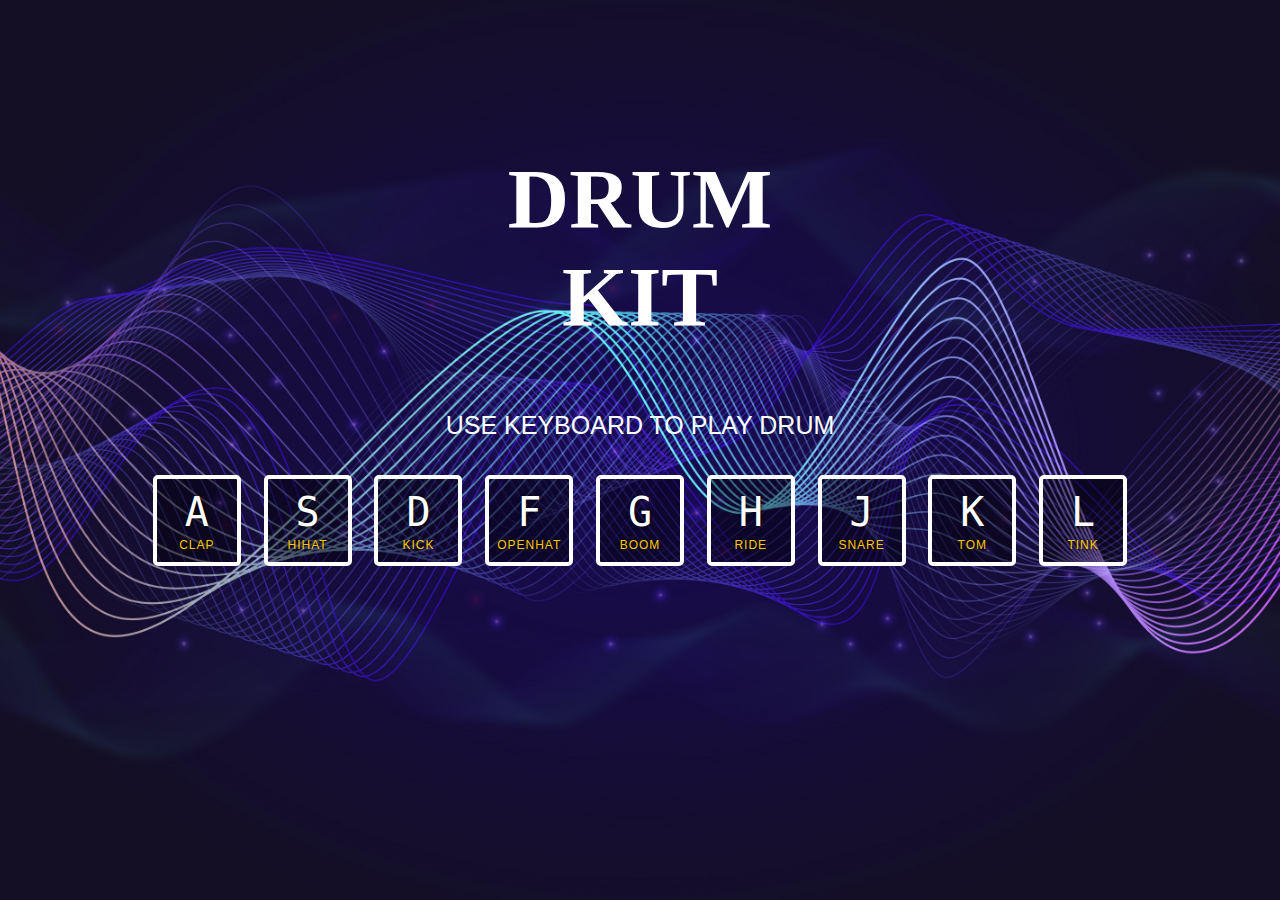
<file: 01 Drum Kit/index.html>
<!DOCTYPE html>
<html lang="en">
  <head>
    <meta charset="UTF-8" />
    <meta name="viewport" content="width=device-width, initial-scale=1.0" />
    <link rel="stylesheet" href="style.css" />
    <title>Drum Kit</title>
  </head>
  <body>
    <div class="header">
      <div class="title">
        <h1>DRUM KIT</h1>
      </div>
    </div>
    <div class="keys">
      <p class="note">Use keyboard to play drum</p>
      <div data-key="65" class="key">
        <kbd>A</kbd>
        <span class="sound">clap</span>
      </div>
      <div data-key="83" class="key">
        <kbd>S</kbd>
        <span class="sound">hihat</span>
      </div>
      <div data-key="68" class="key">
        <kbd>D</kbd>
        <span class="sound">kick</span>
      </div>
      <div data-key="70" class="key">
        <kbd>F</kbd>
        <span class="sound">openhat</span>
      </div>
      <div data-key="71" class="key">
        <kbd>G</kbd>
        <span class="sound">boom</span>
      </div>
      <div data-key="72" class="key">
        <kbd>H</kbd>
        <span class="sound">ride</span>
      </div>
      <div data-key="74" class="key">
        <kbd>J</kbd>
        <span class="sound">snare</span>
      </div>
      <div data-key="75" class="key">
        <kbd>K</kbd>
        <span class="sound">tom</span>
      </div>
      <div data-key="76" class="key">
        <kbd>L</kbd>
        <span class="sound">tink</span>
      </div>
    </div>
    <audio data-key="65" src="sounds/clap.wav"></audio>
    <audio data-key="83" src="sounds/hihat.wav"></audio>
    <audio data-key="68" src="sounds/kick.wav"></audio>
    <audio data-key="70" src="sounds/openhat.wav"></audio>
    <audio data-key="71" src="sounds/boom.wav"></audio>
    <audio data-key="72" src="sounds/ride.wav"></audio>
    <audio data-key="74" src="sounds/snare.wav"></audio>
    <audio data-key="75" src="sounds/tom.wav"></audio>
    <audio data-key="76" src="sounds/tink.wav"></audio>

    <script src="script.js"></script>
  </body>
</html>
</file>
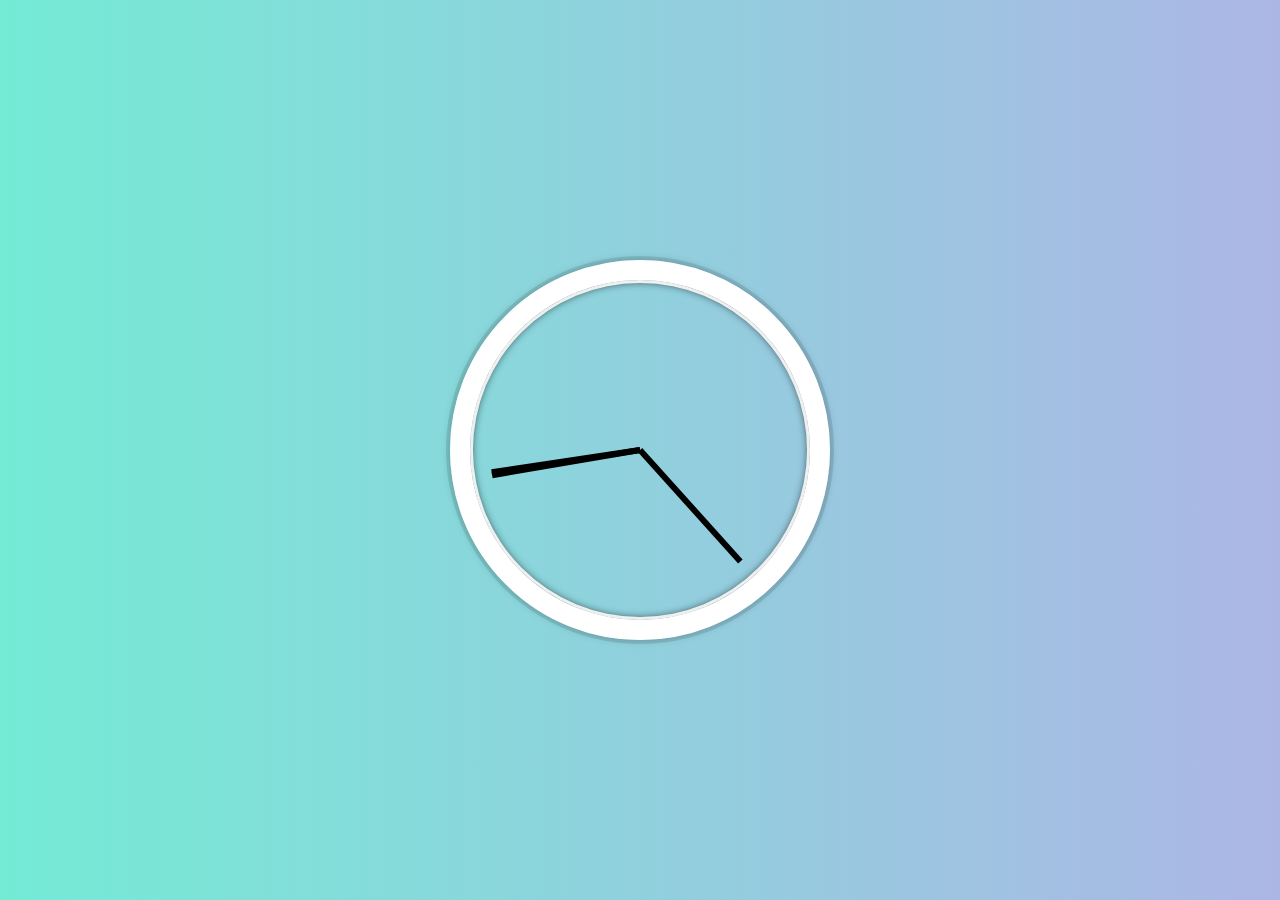
<file: 02 JS Clock/index.html>
<!DOCTYPE html>
<html lang="en">
  <head>
    <meta charset="UTF-8" />
    <meta name="viewport" content="width=device-width, initial-scale=1.0" />
    <title>JS Clock</title>
  </head>
  <body>
    <div class="clock">
      <div class="clock-face">
        <div class="hand hour-hand"></div>
        <div class="hand min-hand"></div>
        <div class="hand second-hand"></div>
      </div>
    </div>
  </body>
  <style>
    html {
      background: linear-gradient(to right, #74ebd5, #acb6e5);
      background-size: cover;
      font-family: "helvetica neue";
      text-align: center;
      font-size: 10px;
    }

    body {
      margin: 0;
      font-size: 2rem;
      display: flex;
      flex: 1;
      min-height: 100vh;
      align-items: center;
    }

    .clock {
      width: 30rem;
      height: 30rem;
      border: 20px solid white;
      border-radius: 50%;
      margin: 50px auto;
      position: relative;
      padding: 2rem;
      box-shadow: 0 0 0 4px rgba(0, 0, 0, 0.1), inset 0 0 0 3px #efefef,
        inset 0 0 10px black, 0 0 10px rgba(0, 0, 0, 0.2);
    }

    .clock-face {
      position: relative;
      width: 100%;
      height: 100%;
      transform: translateY(
        -3px
      ); /* account for the height of the clock hands */
    }

    .hand {
      width: 50%;
      height: 6px;
      background: black;
      position: absolute;
      top: 50%;
      transform-origin: 100%;
      transform: rotate(90deg);
      transition: all 0.05s;
      transition-timing-function: cubic-bezier(0.1, 2.7, 0.58, 1);
    }
  </style>
  <script>
    //selector
    const hourHand = document.querySelector(".hour-hand");
    const minsHand = document.querySelector(".min-hand");
    const secondHand = document.querySelector(".second-hand");

    //function
    function setDate() {
      const now = new Date();
      const seconds = now.getSeconds();
      const secondDegrees = (seconds / 60) * 360 + 90;
      secondHand.style.transform = `rotate(${secondDegrees}deg)`;

      const mins = now.getMinutes();
      const minsDegrees = (mins / 60) * 360 + (seconds / 60) * 6 + 90;
      minsHand.style.transform = `rotate(${minsDegrees}deg)`;

      const hour = now.getHours();
      const hourDegrees = (hour / 12) * 360 + (mins / 60) * 30 + 90;
      hourHand.style.transform = `rotate(${hourDegrees}deg)`;
    }

    setInterval(setDate, 1000);
    setDate();
  </script>
</html>
</file>
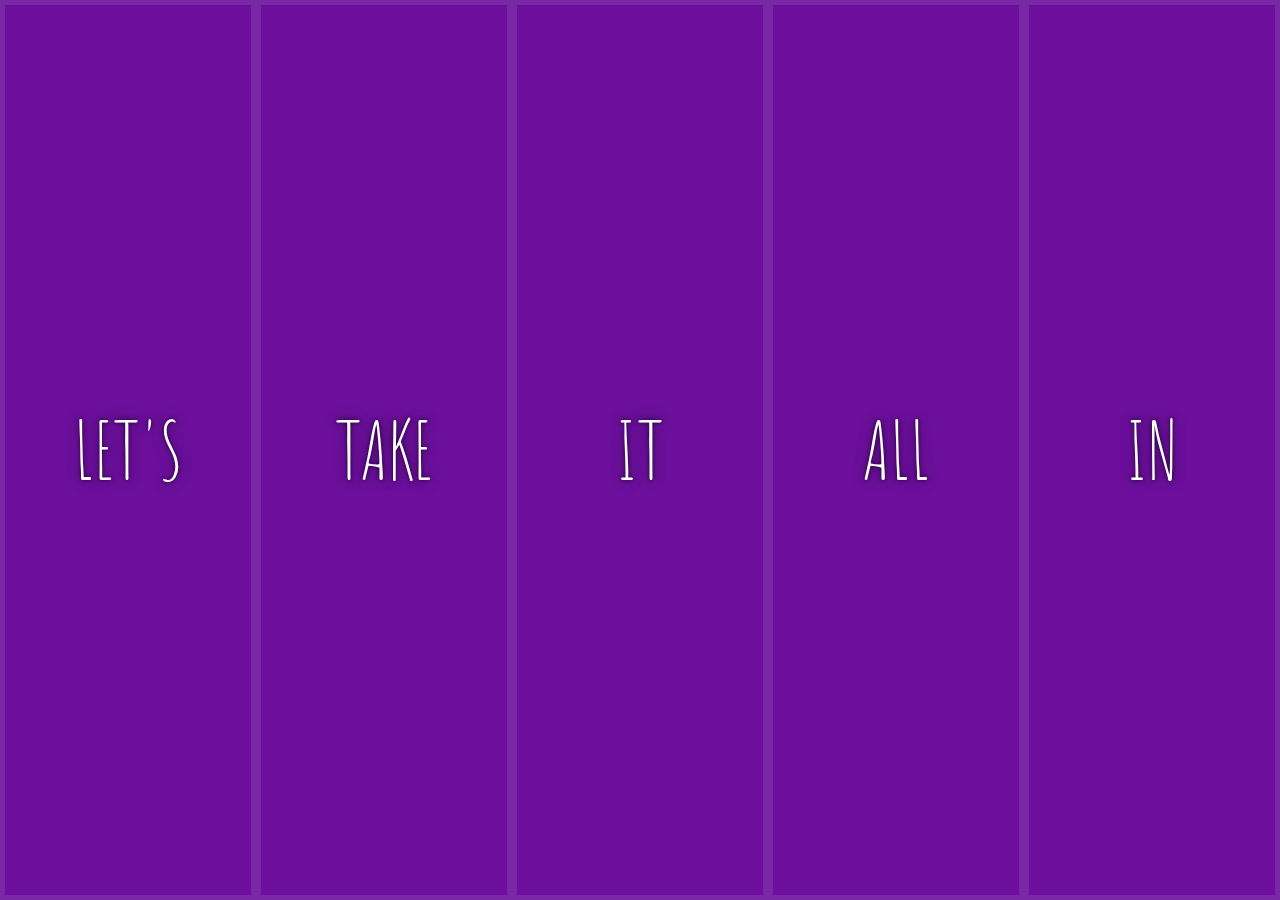
<file: 05 Flex Panel Image Gallery/index.html>
<!DOCTYPE html>
<html lang="en">
  <head>
    <meta charset="UTF-8" />
    <meta name="viewport" content="width=device-width, initial-scale=1.0" />
    <link
      href="https://fonts.googleapis.com/css?family=Amatic+SC"
      rel="stylesheet"
      type="text/css"
    />
    <title>Flex Panels</title>
  </head>
  <body>
    <style>
      html {
        box-sizing: border-box;
        background: #ffc600;
        font-family: "helvetica neue";
        font-size: 20px;
        font-weight: 200;
      }

      body {
        margin: 0;
      }

      *,
      *:before,
      *:after {
        box-sizing: inherit;
      }

      .panels {
        min-height: 100vh;
        overflow: hidden;
        display: flex;
      }

      .panel {
        background: #6b0f9c;
        box-shadow: inset 0 0 0 5px rgba(255, 255, 255, 0.1);
        color: white;
        text-align: center;
        align-items: center;
        /* Safari transitionend event.propertyName === flex */
        /* Chrome + FF transitionend event.propertyName === flex-grow */
        transition: font-size 0.7s cubic-bezier(0.61, -0.19, 0.7, -0.11),
          flex 0.7s cubic-bezier(0.61, -0.19, 0.7, -0.11), background 0.2s;
        font-size: 20px;
        background-size: cover;
        background-position: center;
        flex: 1;
        justify-content: center;
        align-items: center;
        display: flex;
        flex-direction: column;
      }

      .panel1 {
        background-image: url(https://source.unsplash.com/gYl-UtwNg_I/1500x1500);
      }
      .panel2 {
        background-image: url(https://source.unsplash.com/rFKUFzjPYiQ/1500x1500);
      }
      .panel3 {
        background-image: url(https://images.unsplash.com/photo-1465188162913-8fb5709d6d57?ixlib=rb-0.3.5&q=80&fm=jpg&crop=faces&cs=tinysrgb&w=1500&h=1500&fit=crop&s=967e8a713a4e395260793fc8c802901d);
      }
      .panel4 {
        background-image: url(https://source.unsplash.com/ITjiVXcwVng/1500x1500);
      }
      .panel5 {
        background-image: url(https://source.unsplash.com/3MNzGlQM7qs/1500x1500);
      }

      /* Flex Children */
      .panel > * {
        margin: 0;
        width: 100%;
        transition: transform 0.5s;
        /* border: 1px solid red; */
        flex: 1 0 auto;
        display: flex;
        justify-content: center;
        align-items: center;
      }

      .panel > *:first-child {
        transform: translateY(-100%);
      }
      .panel.open-active > *:first-child {
        transform: translateY(0);
      }
      .panel > *:last-child {
        transform: translateY(100%);
      }
      .panel.open-active > *:last-child {
        transform: translateY(0);
      }

      .panel p {
        text-transform: uppercase;
        font-family: "Amatic SC", cursive;
        text-shadow: 0 0 4px rgba(0, 0, 0, 0.72), 0 0 14px rgba(0, 0, 0, 0.45);
        font-size: 2em;
      }

      .panel p:nth-child(2) {
        font-size: 4em;
      }

      .panel.open {
        flex: 5;
        font-size: 40px;
      }
    </style>

    <div class="panels">
      <div class="panel panel1">
        <p>Hey</p>
        <p>Let's</p>
        <p>Dance</p>
      </div>
      <div class="panel panel2">
        <p>Give</p>
        <p>Take</p>
        <p>Receive</p>
      </div>
      <div class="panel panel3">
        <p>Experience</p>
        <p>It</p>
        <p>Today</p>
      </div>
      <div class="panel panel4">
        <p>Give</p>
        <p>All</p>
        <p>You can</p>
      </div>
      <div class="panel panel5">
        <p>Life</p>
        <p>In</p>
        <p>Motion</p>
      </div>
    </div>

    <script>
      const panels = document.querySelectorAll(".panel");

      function toggleOpen() {
        this.classList.toggle("open");
      }
      function toggleActive(e) {
        if (e.propertyName.includes("flex")) {
          this.classList.toggle("open-active");
        }
      }

      panels.forEach((panel) => panel.addEventListener("click", toggleOpen));
      panels.forEach((panel) =>
        panel.addEventListener("transitionend", toggleActive)
      );
    </script>
  </body>
</html>
</file>
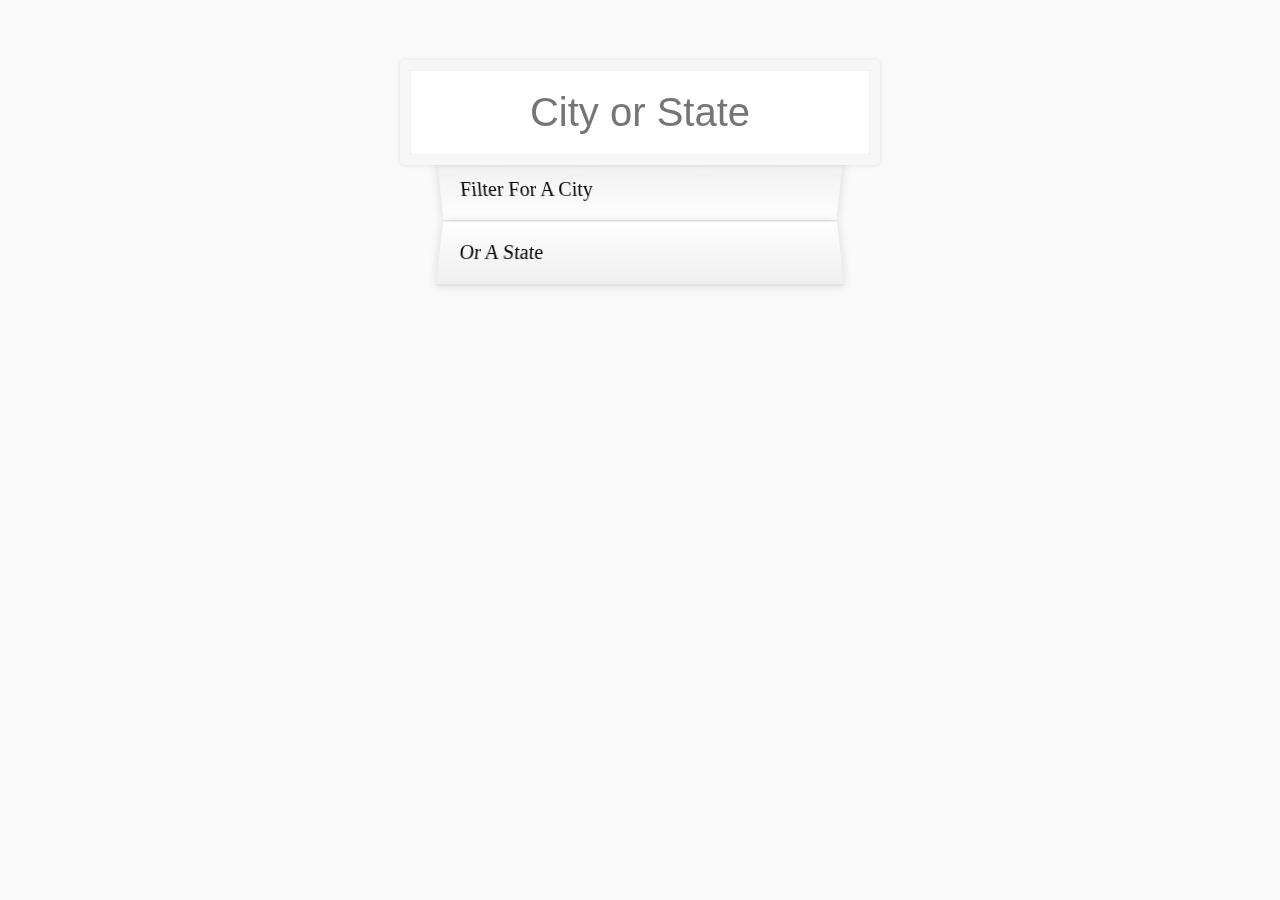
<file: 06 Type Ahead/index.html>
<!DOCTYPE html>
<html lang="en">
  <head>
    <meta charset="UTF-8" />
    <meta name="viewport" content="width=device-width, initial-scale=1.0" />
    <link rel="stylesheet" href="index.css" />
    <title>Type Ahead</title>
  </head>
  <body>
    <form class="search-form">
      <input type="text" class="search" placeholder="City or State" />
      <ul class="suggestions">
        <li>Filter for a city</li>
        <li>or a state</li>
      </ul>
    </form>
    <script>
      const endpoint =
        "https://gist.githubusercontent.com/Miserlou/c5cd8364bf9b2420bb29/raw/2bf258763cdddd704f8ffd3ea9a3e81d25e2c6f6/cities.json";

      const cities = [];
      fetch(endpoint)
        .then((blob) => blob.json())
        .then((data) => cities.push(...data));

      function findMatches(wordToMatch, cities) {
        return cities.filter((place) => {
          const regex = new RegExp(wordToMatch, "gi");
          return place.city.match(regex) || place.state.match(regex);
        });
      }

      function numberWithCommas(x) {
        return x.toString().replace(/\B(?=(\d{3})+(?!\d))/g, ",");
      }

      function displayMatches() {
        const matchArray = findMatches(this.value, cities);
        const html = matchArray
          .map((place) => {
            const regex = new RegExp(this.value, "gi");
            const cityName = place.city.replace(
              regex,
              `<span class='hl'>${this.value}</span>`
            );
            const stateName = place.state.replace(
              regex,
              `<span class='hl'>${this.value}</span>`
            );
            return `
            <li>
            <span class='name'>${cityName}, ${stateName}</span>
            <span class='population'>${numberWithCommas(
              place.population
            )}</span>
             </li>
          `;
          })
          .join(" ");
        suggestions.innerHTML = html;
      }

      const searchInput = document.querySelector(".search");
      const suggestions = document.querySelector(".suggestions");

      searchInput.addEventListener("change", displayMatches);
      searchInput.addEventListener("keyup", displayMatches);
    </script>
  </body>
</html>
</file>
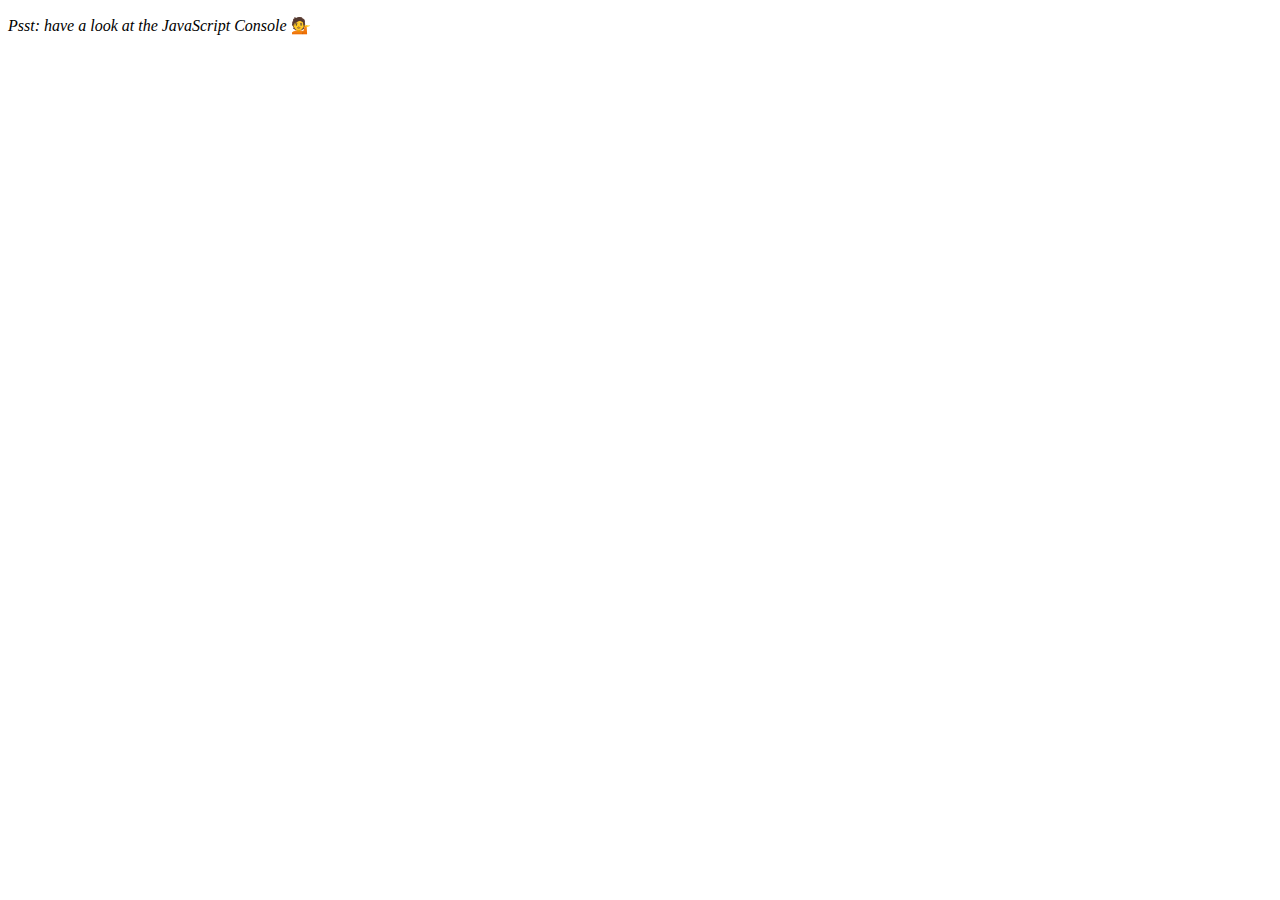
<file: 07 Array Cardio 2/index.html>
<!DOCTYPE html>
<html lang="en">
  <head>
    <meta charset="UTF-8" />
    <title>Array Cardio 💪💪</title>
  </head>
  <body>
    <p><em>Psst: have a look at the JavaScript Console</em> 💁</p>
    <script>
      // ## Array Cardio Day 2

      const people = [
        { name: "Wes", year: 1988 },
        { name: "Kait", year: 1986 },
        { name: "Irv", year: 1970 },
        { name: "Lux", year: 2015 },
      ];

      const comments = [
        { text: "Love this!", id: 523423 },
        { text: "Super good", id: 823423 },
        { text: "You are the best", id: 2039842 },
        { text: "Ramen is my fav food ever", id: 123523 },
        { text: "Nice Nice Nice!", id: 542328 },
      ];

      // Some and Every Checks
      // Array.prototype.some() // is at least one person 19 or older?
      // const allAdults = people.some(function (person) {
      //   const currentYear = (new Date()).getFullYear();
      //   if(currentYear - person.year >= 19) {
      //     return true;
      //   }
      // });

      //refactored version
      const isAdult = people.some(
        (person) => new Date().getFullYear() - person.year >= 19
      );
      console.log(isAdult);

      // Array.prototype.every() // is everyone 19 or older?
      const allAdults = people.every(
        (person) => new Date().getFullYear() - person.year >= 19
      );
      console.log(allAdults);

      // Array.prototype.find()
      // Find is like filter, but instead returns just the one you are looking for
      // find the comment with the ID of 823423
      const comment = comments.find((comment) => comment.id === 823423);
      console.log(comment);

      // Array.prototype.findIndex()
      // Find the comment with this ID
      const commentIndex = comments.findIndex(
        (comment) => comment.id === 823423
      );
      console.log(commentIndex);
      // delete the comment with the ID of 823423
      // comments.splice(commentIndex, 1);
      // console.table(comments);

      // using spread operator
      const newComments = [
        ...comments.slice(0, commentIndex),
        ...comments.slice(commentIndex + 1),
      ];
      console.table(comments);
      console.table(newComments);
      console.log(...comments.slice(0, commentIndex));
      console.log(...comments.slice(commentIndex + 1));
    </script>
  </body>
</html>
</file>
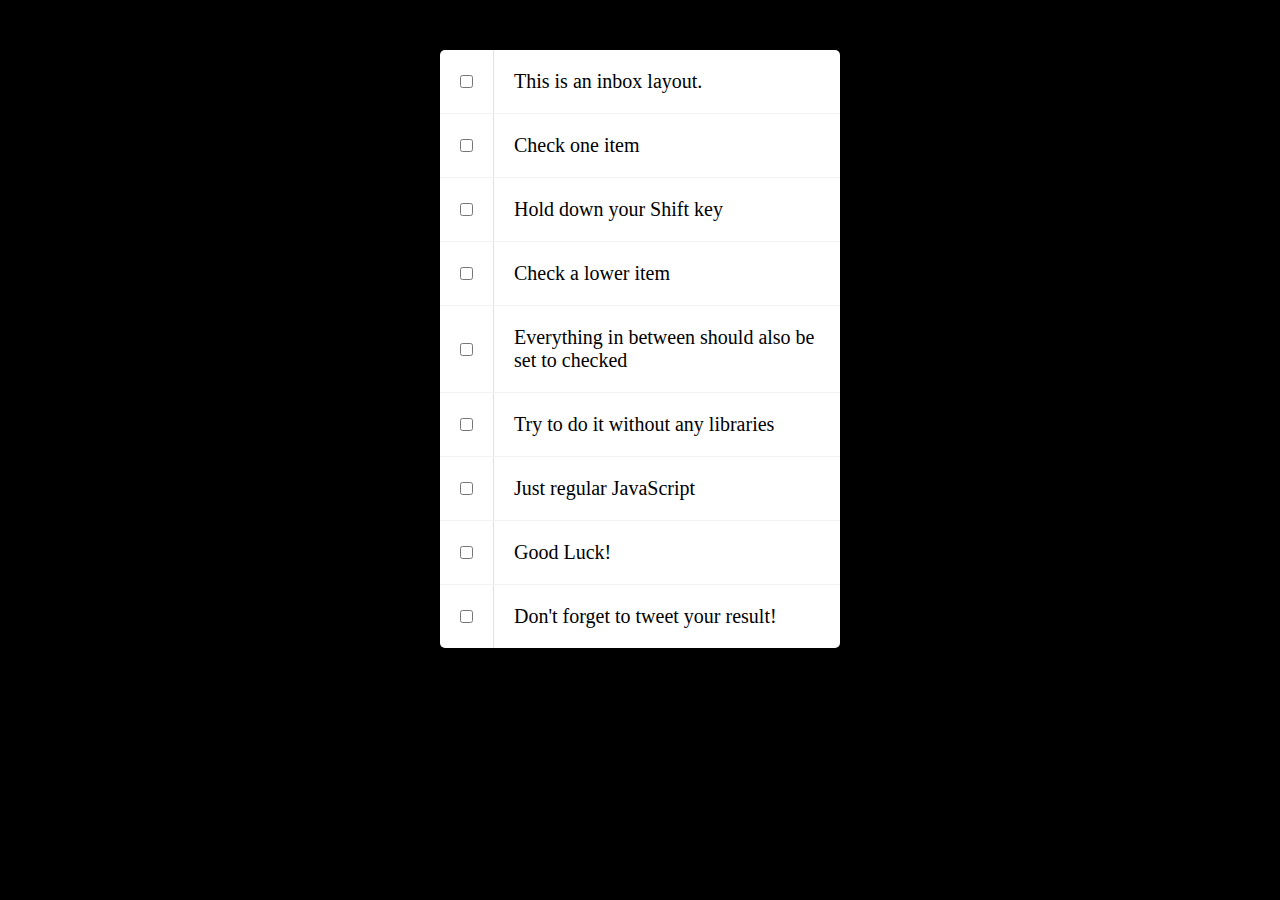
<file: 10 Hold Shift and Check Checkboxes/index.html>
<!DOCTYPE html>
<html lang="en">
  <head>
    <meta charset="UTF-8" />
    <meta name="viewport" content="width=device-width, initial-scale=1.0" />
    <title>Document</title>
  </head>
  <body>
    <style>
      html {
        font-family: sans-serif;
        background: black;
      }

      .inbox {
        max-width: 400px;
        margin: 50px auto;
        background: white;
        border-radius: 5px;
        box-shadow: 10px 10px 0 rgba(0, 0, 0, 0.1);
      }

      .item {
        display: flex;
        align-items: center;
        border-bottom: 1px solid #f1f1f1;
      }

      .item:last-child {
        border-bottom: 0;
      }

      input:checked + p {
        background: #f9f9f9;
        text-decoration: line-through;
      }

      input[type="checkbox"] {
        margin: 20px;
      }

      p {
        margin: 0;
        padding: 20px;
        transition: background 0.2s;
        flex: 1;
        font-family: "helvetica neue";
        font-size: 20px;
        font-weight: 200;
        border-left: 1px solid #d1e2ff;
      }
    </style>
    <!--
   The following is a common layout you would see in an email client.

   When a user clicks a checkbox, holds Shift, and then clicks another checkbox a few rows down, all the checkboxes inbetween those two checkboxes should be checked.

  -->
    <div class="inbox">
      <div class="item">
        <input type="checkbox" />
        <p>This is an inbox layout.</p>
      </div>
      <div class="item">
        <input type="checkbox" />
        <p>Check one item</p>
      </div>
      <div class="item">
        <input type="checkbox" />
        <p>Hold down your Shift key</p>
      </div>
      <div class="item">
        <input type="checkbox" />
        <p>Check a lower item</p>
      </div>
      <div class="item">
        <input type="checkbox" />
        <p>Everything in between should also be set to checked</p>
      </div>
      <div class="item">
        <input type="checkbox" />
        <p>Try to do it without any libraries</p>
      </div>
      <div class="item">
        <input type="checkbox" />
        <p>Just regular JavaScript</p>
      </div>
      <div class="item">
        <input type="checkbox" />
        <p>Good Luck!</p>
      </div>
      <div class="item">
        <input type="checkbox" />
        <p>Don't forget to tweet your result!</p>
      </div>
    </div>

    <script>
      const checkboxes = document.querySelectorAll(
        '.inbox input[type="checkbox"]'
      );

      let lastChecked;

      function handleCheck(e) {
        //check if they had shift down
        let inBetween = false;

        if (e.shiftKey && this.checked) {
          //loop over every single checkbox
          checkboxes.forEach((checkbox) => {
            // console.log(checkbox);
            if (checkbox === this || checkbox === lastChecked) {
              inBetween = !inBetween;
              // console.log("start to check inbetween");
            }
            if (inBetween) {
              checkbox.checked = true;
            }
          });
        }
        lastChecked = this;
      }

      checkboxes.forEach((checkbox) =>
        checkbox.addEventListener("click", handleCheck)
      );
    </script>
  </body>
</html>
</file>
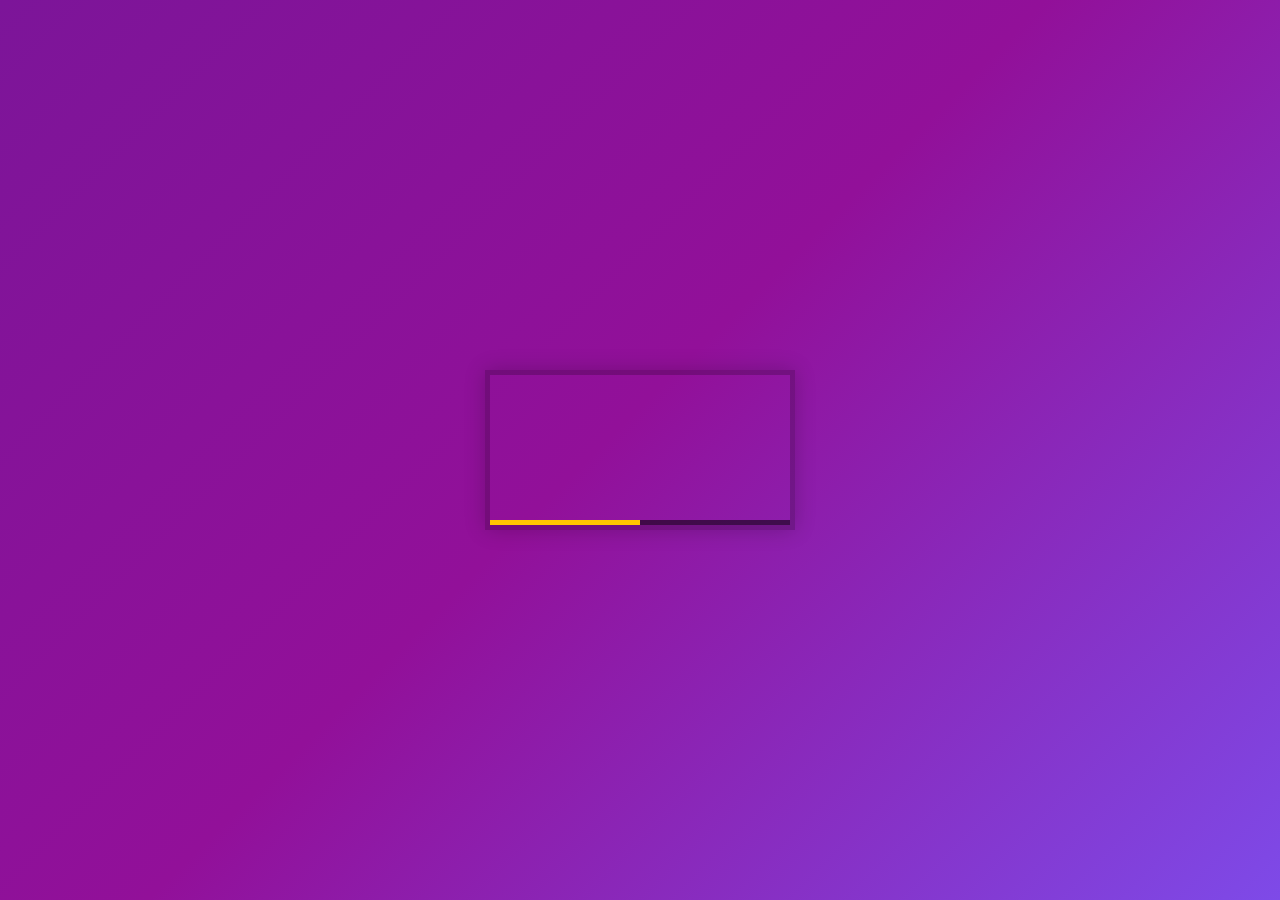
<file: 11 HTML Video Player/index.html>
<!DOCTYPE html>
<html lang="en">
  <head>
    <meta charset="UTF-8" />
    <title>HTML Video Player</title>
    <link rel="stylesheet" href="style.css" />
  </head>
  <body>
    <div class="player">
      <video
        class="player__video viewer"
        src="https://res.cloudinary.com/djcsgp3qq/video/upload/v1596449177/652333414_drtx73.mp4"
        autoplay
      ></video>

      <div class="player__controls">
        <div class="progress">
          <div class="progress__filled"></div>
        </div>
        <button class="player__button toggle" title="Toggle Play">►</button>
        <input
          type="range"
          name="volume"
          class="player__slider"
          min="0"
          max="1"
          step="0.05"
          value="1"
        />
        <input
          type="range"
          name="playbackRate"
          class="player__slider"
          min="0.5"
          max="2"
          step="0.1"
          value="1"
        />
        <button data-skip="-10" class="player__button">« 10s</button>
        <button data-skip="25" class="player__button">25s »</button>
      </div>
    </div>

    <script src="script.js"></script>
  </body>
</html>
</file>
<file: 01 Drum Kit/style.css>
html {
  font-size: 10px;
  background-image: url(images/waves.jpg);
  background-size: cover;
  /* background-repeat: no-repeat; */
  background-position: bottom center;
  height: 100%;
  width: 100%;
}
body,
html {
  margin: 0;
  padding: 0;
  font-family: sans-serif;
  color: white;
  text-align: center;
}

.header {
  /* min-height: 3vh; */
  width: 100%;
  font-family: "Roboto", cursive;
  text-align: center;
  color: white;
  padding-top: 150px;
  padding-bottom: 20px;
  /* border: red 1px solid; */
}

.title h1 {
  width: 30%;
  padding: 0;
  margin: 0;
  margin: auto;
  /* background-color: #170c44; */
  text-align: center;
  /* border: white solid 1px; */
  border-radius: 10px;
  font-size: 85px;
  text-transform: uppercase;
}

.keys {
  width: 1000px;
  margin: auto;
  text-align: center;
  margin-top: 45px;
  /* display: flex;
  flex: 1;
  min-height: 100vh;
  align-items: center;
  justify-content: center; */
}

/* .keys div {
  display: block;
} */

.note {
  color: white;
  font-size: 25px;
  text-transform: uppercase;
}

.key {
  border: 0.4rem solid white;
  border-radius: 0.5rem;
  margin: 1rem;
  display: inline-block;
  font-size: 1.5rem;
  padding: 1rem 0.5rem;
  transition: all 0.07s ease;
  width: 7rem;
  text-align: center;
  color: white;
  background: rgba(0, 0, 0, 0.4);
  text-shadow: 0 0 0.5rem black;
}

.playing {
  transform: scale(1.1);
  border-color: #ffc600;
  box-shadow: 0 0 1rem #ffc600;
}

kbd {
  display: block;
  font-size: 4rem;
}

.sound {
  font-size: 1.2rem;
  text-transform: uppercase;
  letter-spacing: 0.1rem;
  color: #ffc600;
}
</file>
<file: 06 Type Ahead/index.css>
html {
  box-sizing: border-box;
  background: #fafafa;
  font-family: "helvetica neue";
  font-size: 20px;
  font-weight: 200;
}

*,
*:before,
*:after {
  box-sizing: inherit;
}

input {
  width: 100%;
  padding: 20px;
}

.search-form {
  max-width: 400px;
  margin: 50px auto;
}

input.search {
  margin: 0;
  text-align: center;
  outline: 0;
  border: 10px solid #f7f7f7;
  width: 120%;
  left: -10%;
  position: relative;
  top: 10px;
  z-index: 2;
  border-radius: 5px;
  font-size: 40px;
  box-shadow: 0 0 5px rgba(0, 0, 0, 0.12), inset 0 0 2px rgba(0, 0, 0, 0.19);
}

.suggestions {
  margin: 0;
  padding: 0;
  position: relative;
  /*perspective: 20px;*/
}

.suggestions li {
  background: white;
  list-style: none;
  border-bottom: 1px solid #d8d8d8;
  box-shadow: 0 0 10px rgba(0, 0, 0, 0.14);
  margin: 0;
  padding: 20px;
  transition: background 0.2s;
  display: flex;
  justify-content: space-between;
  text-transform: capitalize;
}

.suggestions li:nth-child(even) {
  transform: perspective(100px) rotateX(3deg) translateY(2px) scale(1.001);
  background: linear-gradient(to bottom, #ffffff 0%, #efefef 100%);
}

.suggestions li:nth-child(odd) {
  transform: perspective(100px) rotateX(-3deg) translateY(3px);
  background: linear-gradient(to top, #ffffff 0%, #efefef 100%);
}

span.population {
  font-size: 15px;
}

.hl {
  background: #ffc600;
}
</file>
<file: 11 HTML Video Player/style.css>
html {
  box-sizing: border-box;
}

*,
*:before,
*:after {
  box-sizing: inherit;
}

body {
  margin: 0;
  padding: 0;
  display: flex;
  background: #7a419b;
  min-height: 100vh;
  background: linear-gradient(135deg, #7c1599 0%, #921099 48%, #7e4ae8 100%);
  background-size: cover;
  align-items: center;
  justify-content: center;
}

.player {
  max-width: 750px;
  border: 5px solid rgba(0, 0, 0, 0.2);
  box-shadow: 0 0 20px rgba(0, 0, 0, 0.2);
  position: relative;
  font-size: 0;
  overflow: hidden;
}

/* This css is only applied when fullscreen is active. */
.player:fullscreen {
  max-width: none;
  width: 100%;
}

.player:-webkit-full-screen {
  max-width: none;
  width: 100%;
}

.player__video {
  width: 100%;
}

.player__button {
  background: none;
  border: 0;
  line-height: 1;
  color: white;
  text-align: center;
  outline: 0;
  padding: 0;
  cursor: pointer;
  max-width: 50px;
}

.player__button:focus {
  border-color: #ffc600;
}

.player__slider {
  width: 10px;
  height: 30px;
}

.player__controls {
  display: flex;
  position: absolute;
  bottom: 0;
  width: 100%;
  transform: translateY(100%) translateY(-5px);
  transition: all 0.3s;
  flex-wrap: wrap;
  background: rgba(0, 0, 0, 0.1);
}

.player:hover .player__controls {
  transform: translateY(0);
}

.player:hover .progress {
  height: 15px;
}

.player__controls > * {
  flex: 1;
}

.progress {
  flex: 10;
  position: relative;
  display: flex;
  flex-basis: 100%;
  height: 5px;
  transition: height 0.3s;
  background: rgba(0, 0, 0, 0.5);
  cursor: ew-resize;
}

.progress__filled {
  width: 50%;
  background: #ffc600;
  flex: 0;
  flex-basis: 50%;
}

/* unholy css to style input type="range" */

input[type="range"] {
  -webkit-appearance: none;
  background: transparent;
  width: 100%;
  margin: 0 5px;
}

input[type="range"]:focus {
  outline: none;
}

input[type="range"]::-webkit-slider-runnable-track {
  width: 100%;
  height: 8.4px;
  cursor: pointer;
  box-shadow: 1px 1px 1px rgba(0, 0, 0, 0), 0 0 1px rgba(13, 13, 13, 0);
  background: rgba(255, 255, 255, 0.8);
  border-radius: 1.3px;
  border: 0.2px solid rgba(1, 1, 1, 0);
}

input[type="range"]::-webkit-slider-thumb {
  height: 15px;
  width: 15px;
  border-radius: 50px;
  background: #ffc600;
  cursor: pointer;
  -webkit-appearance: none;
  margin-top: -3.5px;
  box-shadow: 0 0 2px rgba(0, 0, 0, 0.2);
}

input[type="range"]:focus::-webkit-slider-runnable-track {
  background: #bada55;
}

input[type="range"]::-moz-range-track {
  width: 100%;
  height: 8.4px;
  cursor: pointer;
  box-shadow: 1px 1px 1px rgba(0, 0, 0, 0), 0 0 1px rgba(13, 13, 13, 0);
  background: #ffffff;
  border-radius: 1.3px;
  border: 0.2px solid rgba(1, 1, 1, 0);
}

input[type="range"]::-moz-range-thumb {
  box-shadow: 0 0 0 rgba(0, 0, 0, 0), 0 0 0 rgba(13, 13, 13, 0);
  height: 15px;
  width: 15px;
  border-radius: 50px;
  background: #ffc600;
  cursor: pointer;
}
</file>
